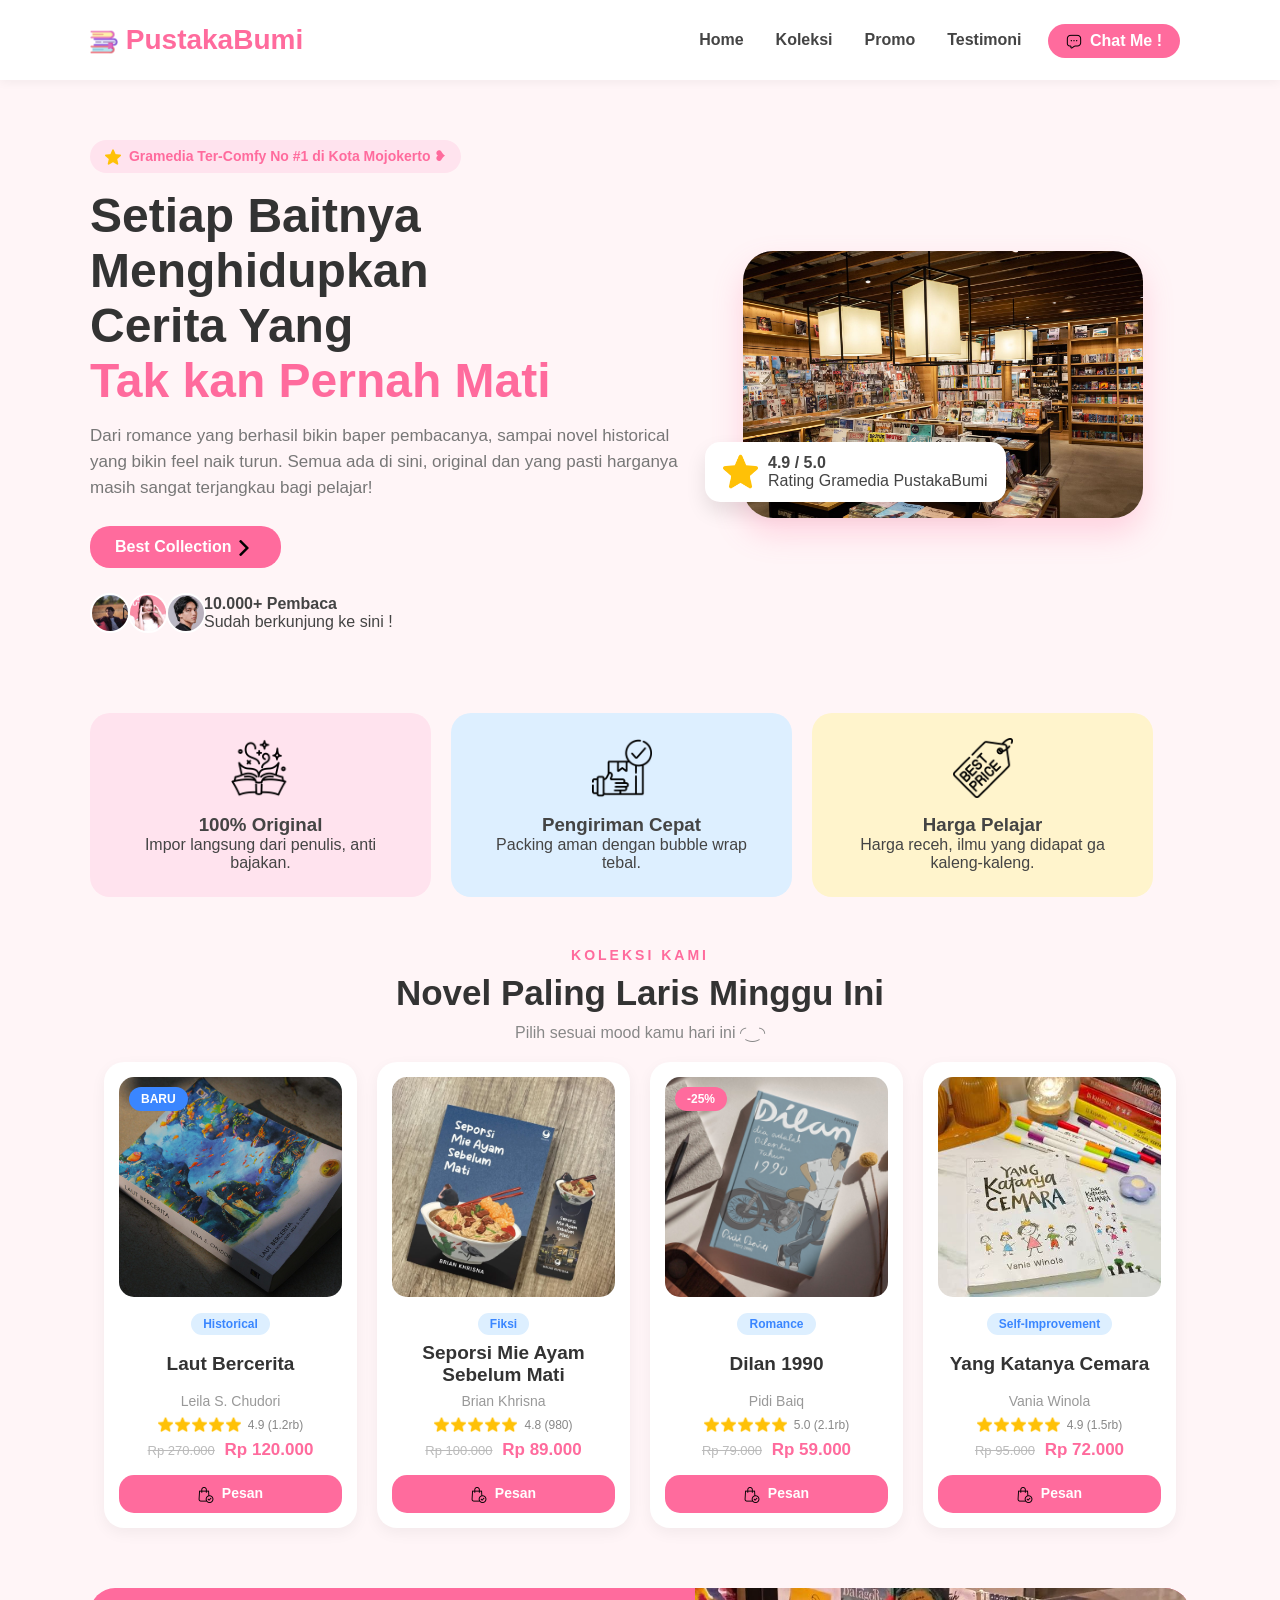
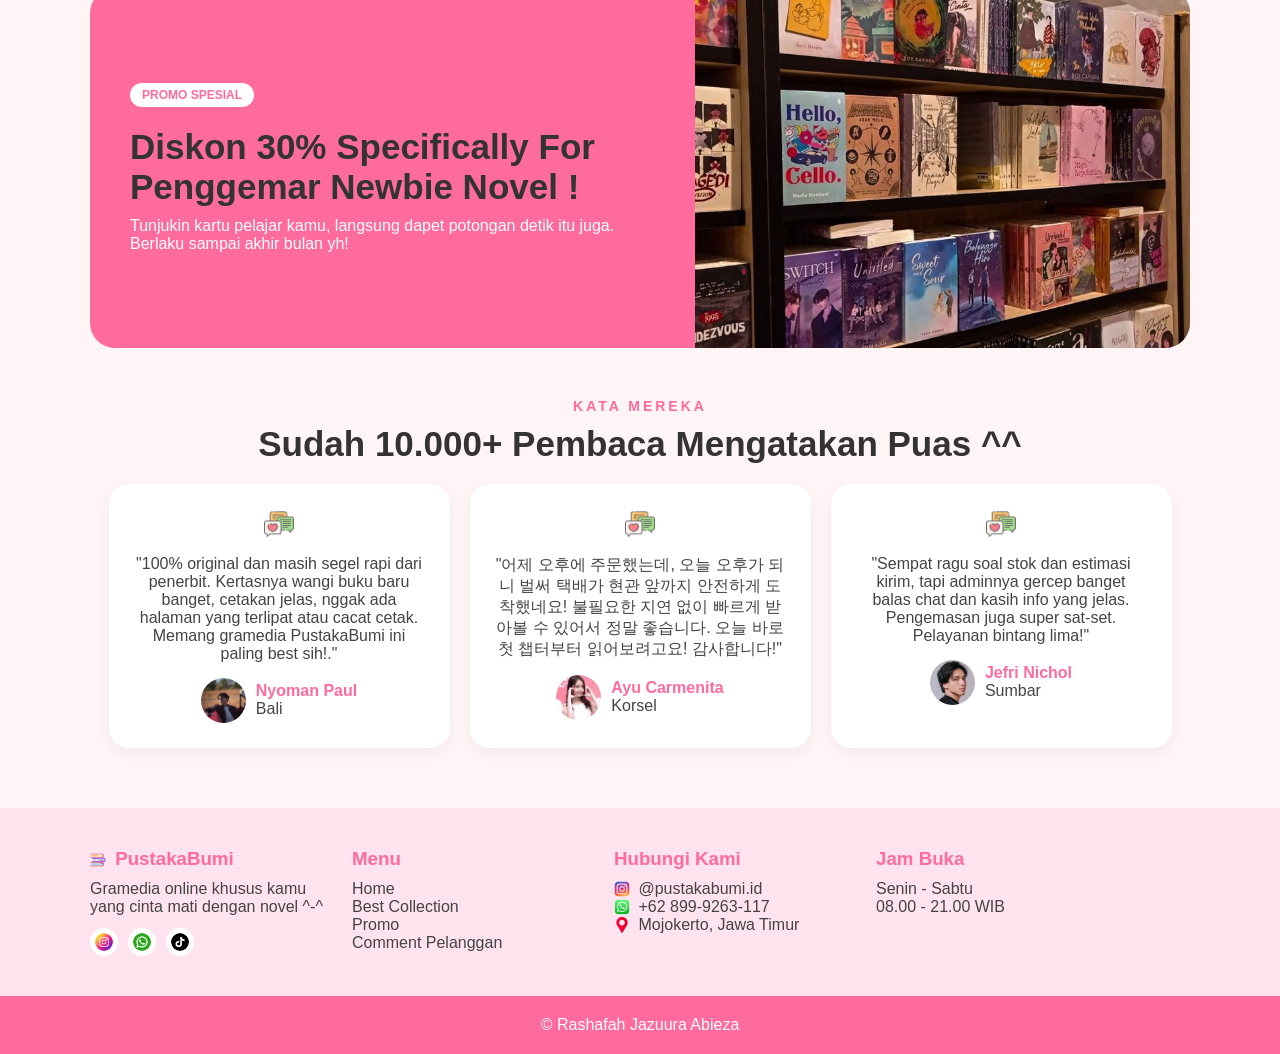
<file: index.html>
<!DOCTYPE html>
<html lang="id">
<head>
    <title>GramediaChap</title>
    <link rel="stylesheet" href="style_gramedia.css">
</head>
<body>
    <nav>
        <div class="wrapper">
            <div class="logo">
                <a href="">
                    <img src="book_icon.png" class="logo-icon"> PustakaBumi
                </a>
            </div>
            <div class="menu">
                <ul>
                    <li><a href="#home">Home</a></li>
                    <li><a href="#koleksi">Koleksi</a></li>
                    <li><a href="#promo">Promo</a></li>
                    <li><a href="#testi">Testimoni</a></li>
                    <li>
                        <a href="https://wa.me/628999263117?text=HeyYauwWw%20MinPus...%20[bagian ini boleh diisi pertanyaan seputar toko atau anonim apapun from pelanggan!]" target="_blank" class="tbl-pink"><img src="icon_chat.png" class="icon-kecil"> Chat Me !</a>
                    </li>
                </ul>
            </div>
        </div>
    </nav>
    <section id="home">
        <div class="kolom-kiri">
            <p class="tag">
                <img src="icon_star.png" class="icon-kecil"> Gramedia Ter-Comfy No #1 di Kota Mojokerto ❥
            </p>
            <h1>Setiap Baitnya Menghidupkan<br>Cerita Yang<br><span>Tak kan Pernah Mati</span></h1>
            <p class="sub">Dari romance yang berhasil bikin baper pembacanya, sampai novel historical yang bikin feel naik turun. Semua ada di sini, original dan yang pasti harganya masih sangat terjangkau bagi pelajar!</p>
            <a href="#koleksi" class="tbl-pink">Best Collection  <img src="icon_panah.png" class="icon-kecil"></a>
            <div class="mini-info">
                <img src="nyoman.jpeg" class="foto-profil-kecil">
                <img src="carmen.jpg" class="foto-profil-kecil">
                <img src="jeje.jpg" class="foto-profil-kecil">
                <p><b>10.000+ Pembaca</b><br>Sudah berkunjung ke sini !</p>
            </div>
        </div>
        <div class="kolom-kanan">
            <img src="gramed.jpg" class="gambar-hero">
            <div class="kartu-melayang">
                <img src="icon_star.png" class="icon-sedang">
                <div><b>4.9 / 5.0</b><br>Rating Gramedia PustakaBumi</div>
            </div>
        </div>
    </section>
    <div class="wrapper">
        <div class="kotak-keunggulan">
            <div class="item-keunggulan pink">
                <img src="book3.png" class="icon-besar">
                <h3>100% Original</h3>
                <p>Impor langsung dari penulis, anti bajakan.</p>
            </div>
            <div class="item-keunggulan biru">
                <img src="delivered_icon.png" class="icon-besar">
                <h3>Pengiriman Cepat</h3>
                <p>Packing aman dengan bubble wrap tebal.</p>
            </div>
            <div class="item-keunggulan kuning">
                <img src="price_icon.png" class="icon-besar">
                <h3>Harga Pelajar</h3>
                <p>Harga receh,  ilmu yang didapat ga kaleng-kaleng.</p>
            </div>
        </div>
    </div>
    <div class="wrapper">
        <div class="tengah" id="koleksi">
            <p class="judul-kecil">KOLEKSI KAMI</p>
            <h2>Novel Paling Laris Minggu Ini</h2>
            <p class="sub-judul">Pilih sesuai mood kamu hari ini ⁠◜⁠‿⁠◝⁠</p>
        </div>
        <div class="buku-list">
            <div class="kartu-buku">
                <img src="lautbercerita.jpg" class="cover-buku">
                <p class="label-baru">BARU</p>
                <p class="kategori">Historical</p>
                <h3>Laut Bercerita</h3>
                <p class="penulis">Leila S. Chudori</p>
                <div class="bintang">
                    <img src="icon_star.png">
                    <img src="icon_star.png">
                    <img src="icon_star.png">
                    <img src="icon_star.png">
                    <img src="icon_star.png">
                    <span>4.9 (1.2rb)</span>
                </div>
                <p class="harga"><span>Rp 270.000</span> Rp 120.000</p>
                <a href="https://wa.me/628999263117?text=Helaeuwr%20MinPus,%20aku%20maw%20pesan%20novel%20Laut%20Bercerita%20nya%20ya!" target="_blank" class="tbl-beli"><img src="buy_icon.png" class="icon-kecil"> Pesan</a>
            </div>
            <div class="kartu-buku">
                <img src="seporsimiayam.jpg" class="cover-buku">
                <p class="kategori">Fiksi</p>
                <h3>Seporsi Mie Ayam Sebelum Mati</h3>
                <p class="penulis">Brian Khrisna</p>
                <div class="bintang">
                    <img src="icon_star.png">
                    <img src="icon_star.png">
                    <img src="icon_star.png">
                    <img src="icon_star.png">
                    <img src="icon_star.png">
                    <span>4.8 (980)</span>
                </div>
                <p class="harga"><span>Rp 100.000</span> Rp 89.000</p>
                <a href="https://wa.me/628999263117?text=Helauwr%20MinPus,%20saya%20mau%20pesan%20novel%20Seporsi%20Mie%20Ayam%20Sebelum%20Mati%20ya!%20putus%20asa%20banget%20emnih%20min%20sama%20kehidufun%20akhri-akhri%20inih%20:(" target="_blank" class="tbl-beli"><img src="buy_icon.png" class="icon-kecil"> Pesan</a>
            </div>
            <div class="kartu-buku">
                <img src="dilan1990.png" class="cover-buku">
                <p class="label-diskon">-25%</p>
                <p class="kategori">Romance</p>
                <h3>Dilan 1990</h3>
                <p class="penulis">Pidi Baiq</p>
                <div class="bintang">
                    <img src="icon_star.png">
                    <img src="icon_star.png">
                    <img src="icon_star.png">
                    <img src="icon_star.png">
                    <img src="icon_star.png">
                    <span>5.0 (2.1rb)</span>
                </div>
                <p class="harga"><span>Rp 79.000</span> Rp 59.000</p>
                <a href="https://wa.me/628999263117?text=Helauwr%20MinPus,%20saya%20mau%20pesan%20novel%20Dilan%201990%20nya%20nyakk!%20request%20free%20someone%20to%20talk%20nya%20juga%20yh%20kaakkk:p" target="_blank" class="tbl-beli"><img src="buy_icon.png" class="icon-kecil"> Pesan</a>
            </div>
            <div class="kartu-buku">
                <img src="ykc.jfif" class="cover-buku">
                <p class="kategori">Self-Improvement</p>
                <h3>Yang Katanya Cemara</h3>
                <p class="penulis">Vania Winola</p>
                <div class="bintang">
                    <img src="icon_star.png">
                    <img src="icon_star.png">
                    <img src="icon_star.png">
                    <img src="icon_star.png">
                    <img src="icon_star.png">
                    <span>4.9 (1.5rb)</span>
                </div>
                <p class="harga"><span>Rp 95.000</span> Rp 72.000</p>
                <a href="https://wa.me/628999263117?text=Helauwr%20MinPus,%20saya%20mau%20pesan%20buku%20Yang%20Katanya%20Selamanya..%20eh,%20woOps%20maksudnya%20Yang%20Katanya%20Cemara:>" target="_blank" class="tbl-beli"><img src="buy_icon.png" class="icon-kecil"> Pesan</a>
            </div>
        </div>
    </div>
    <div class="wrapper">
        <div class="banner" id="promo">
            <div class="banner-teks">
                <p class="label-banner">PROMO SPESIAL</p>
                <h2>Diskon 30% Specifically For Penggemar Newbie Novel !</h2>
                <p>Tunjukin kartu pelajar kamu, langsung dapet potongan detik itu juga. Berlaku sampai akhir bulan yh!</p>
            </div>
            <div class="banner-gambar">
                <img src="bikbukbok.jpg" class="img-banner">
            </div>
        </div>
    </div>
    <div class="wrapper">
        <div class="tengah" id="testi">
            <p class="judul-kecil">KATA MEREKA</p>
            <h2>Sudah 10.000+ Pembaca Mengatakan Puas ^^</h2>
        </div>
        <div class="testi-list">
            <div class="kartu-testi">
                <img src="icon_comment.png" class="icon-quote">
                <p>"100% original dan masih segel rapi dari penerbit. Kertasnya wangi buku baru banget, cetakan jelas, nggak ada halaman yang terlipat atau cacat cetak. Memang gramedia PustakaBumi ini paling best sih!."</p>
                <div class="profil-testi">
                    <img src="nyoman.jpeg">
                    <div><h4>Nyoman Paul</h4><p>Bali</p></div>
                </div>
            </div>
            <div class="kartu-testi">
                <img src="icon_comment.png" class="icon-quote">
                <p>"어제 오후에 주문했는데, 오늘 오후가 되니 벌써 택배가 현관 앞까지 안전하게 도착했네요! 불필요한 지연 없이 빠르게 받아볼 수 있어서 정말 좋습니다. 오늘 바로 첫 챕터부터 읽어보려고요! 감사합니다!"</p>
                <div class="profil-testi">
                    <img src="carmen.jpg">
                    <div><h4>Ayu Carmenita</h4><p>Korsel</p></div>
                </div>
            </div>
            <div class="kartu-testi">
                <img src="icon_comment.png" class="icon-quote">
                <p>"Sempat ragu soal stok dan estimasi kirim, tapi adminnya gercep banget balas chat dan kasih info yang jelas. Pengemasan juga super sat-set. Pelayanan bintang lima!"</p>
                <div class="profil-testi">
                    <img src="jeje.jpg">
                    <div><h4>Jefri Nichol</h4><p>Sumbar</p></div>
                </div>
            </div>
        </div>
    </div>
    <div class="footer">
        <div class="wrapper">
            <div class="footer-list">
                <div class="footer-pink">
                    <h3><img src="book_icon.png" class="icon-kecil"> PustakaBumi</h3>
                    <p>Gramedia online khusus kamu yang cinta mati dengan novel ^-^</p>
                    <div class="sosmed">
                        <img src="icon_IG.png">
                        <img src="icon_WA.png">
                        <img src="tiktok_icon.png">
                    </div>
                </div>
                <div class="footer-pink"><h3>Menu</h3><p>Home<br>Best Collection<br>Promo<br>Comment Pelanggan</p></div>
                <div class="footer-pink">
                    <h3>Hubungi Kami</h3>
                    <p><img src="igege.png" class="icon-kecil"> @pustakabumi.id</p>
                    <p><img src="whats.png" class="icon-kecil"> +62 899-9263-117</p>
                    <p><img src="icloc.png" class="icon-kecil"> Mojokerto, Jawa Timur</p>
                </div>
                <div class="footer-pink"><h3>Jam Buka</h3><p>Senin - Sabtu<br>08.00 - 21.00 WIB</p></div>
            </div>
        </div>
    </div>
    <div id="copyright">&copy; Rashafah Jazuura Abieza </div>
</body>
</html>
</file>
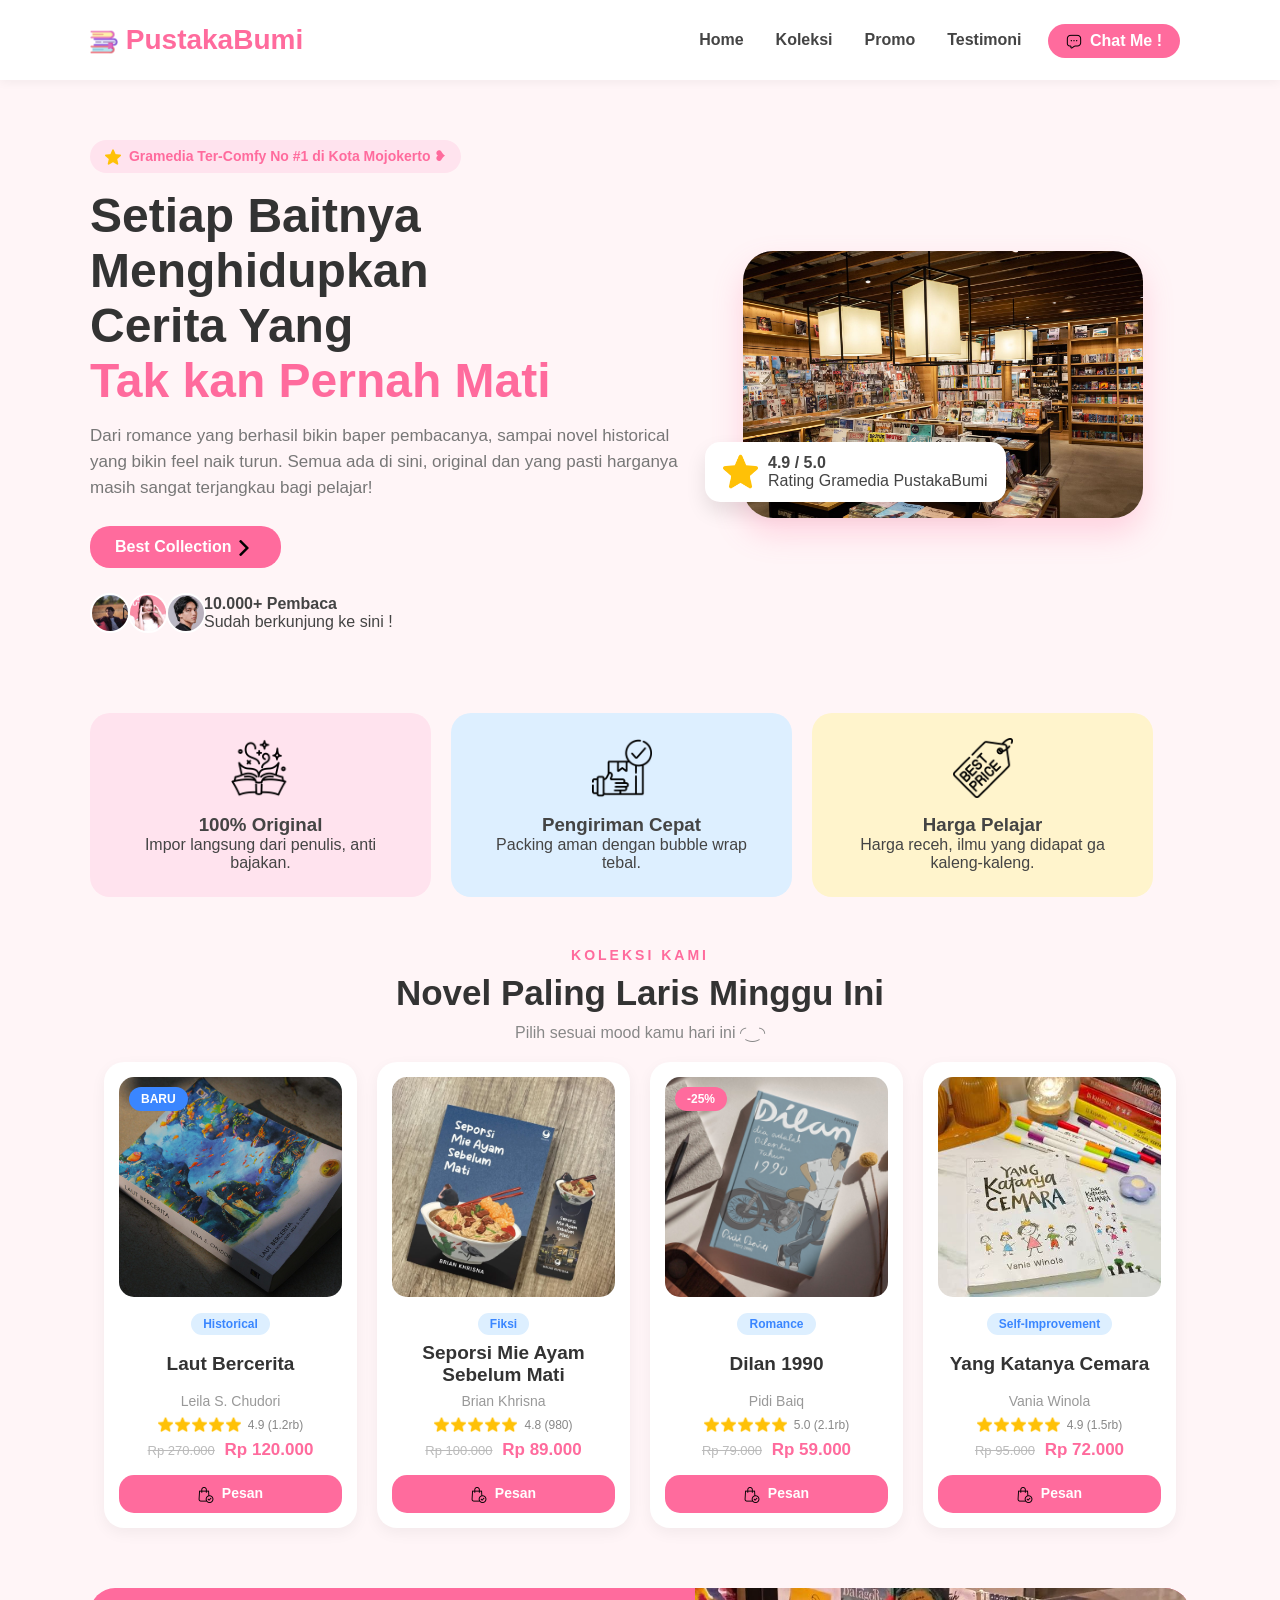
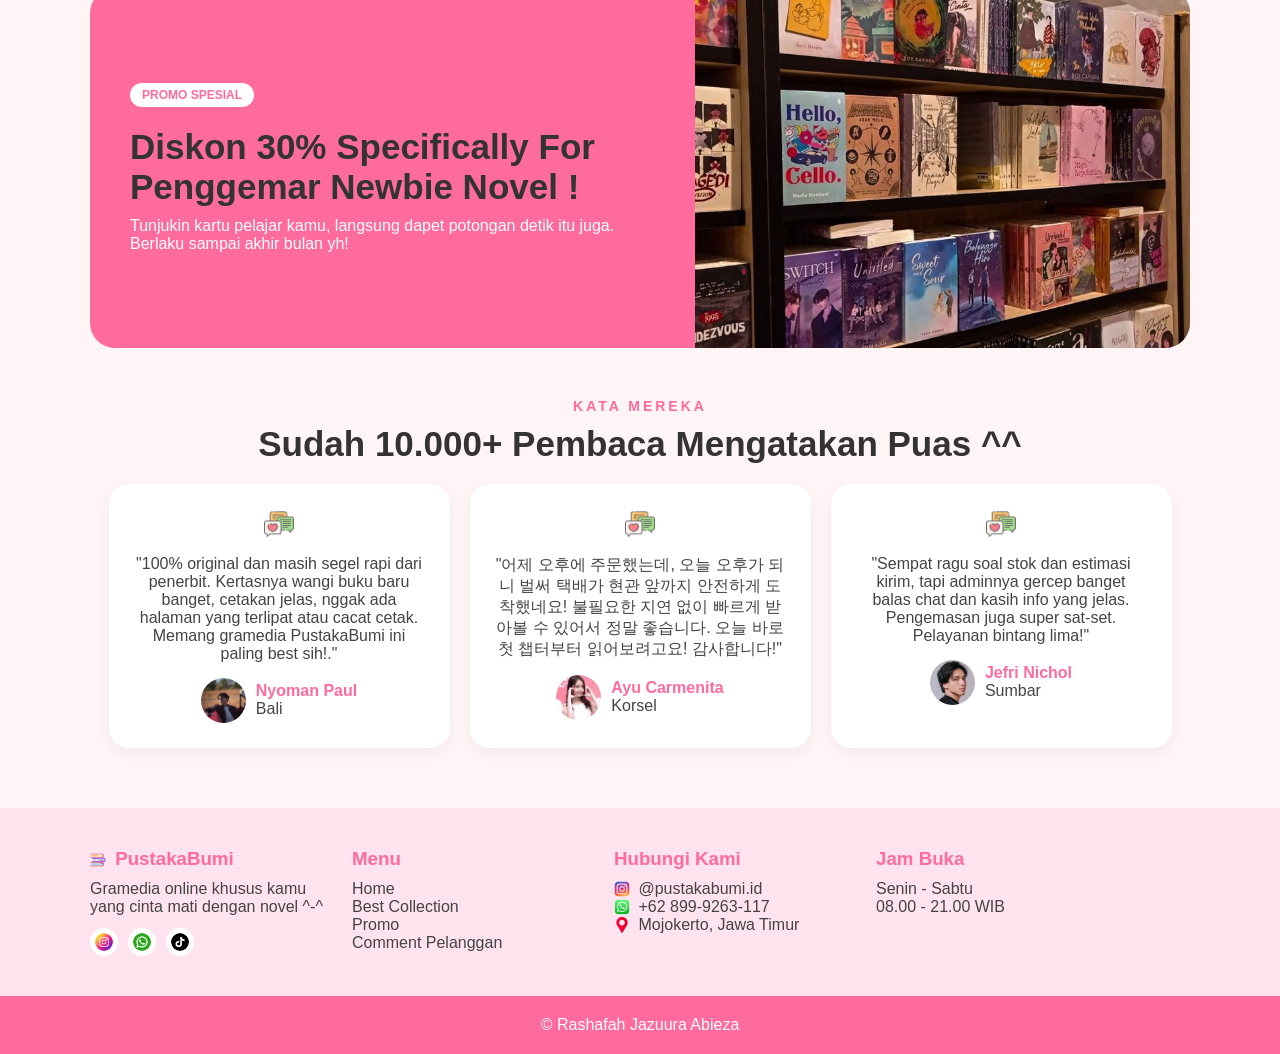
<file: gramedmini.html>
<!DOCTYPE html>
<html lang="id">
<head>
    <title>GramediaChap</title>
    <link rel="stylesheet" href="style_gramedia.css">
</head>
<body>
    <nav>
        <div class="wrapper">
            <div class="logo">
                <a href="">
                    <img src="book_icon.png" class="logo-icon"> PustakaBumi
                </a>
            </div>
            <div class="menu">
                <ul>
                    <li><a href="#home">Home</a></li>
                    <li><a href="#koleksi">Koleksi</a></li>
                    <li><a href="#promo">Promo</a></li>
                    <li><a href="#testi">Testimoni</a></li>
                    <li>
                        <a href="https://wa.me/628999263117?text=HeyYauwWw%20MinPus...%20[bagian ini boleh diisi pertanyaan seputar toko atau anonim apapun from pelanggan!]" target="_blank" class="tbl-pink"><img src="icon_chat.png" class="icon-kecil"> Chat Me !</a>
                    </li>
                </ul>
            </div>
        </div>
    </nav>
    <section id="home">
        <div class="kolom-kiri">
            <p class="tag">
                <img src="icon_star.png" class="icon-kecil"> Gramedia Ter-Comfy No #1 di Kota Mojokerto ❥
            </p>
            <h1>Setiap Baitnya Menghidupkan<br>Cerita Yang<br><span>Tak kan Pernah Mati</span></h1>
            <p class="sub">Dari romance yang berhasil bikin baper pembacanya, sampai novel historical yang bikin feel naik turun. Semua ada di sini, original dan yang pasti harganya masih sangat terjangkau bagi pelajar!</p>
            <a href="#koleksi" class="tbl-pink">Best Collection  <img src="icon_panah.png" class="icon-kecil"></a>
            <div class="mini-info">
                <img src="nyoman.jpeg" class="foto-profil-kecil">
                <img src="carmen.jpg" class="foto-profil-kecil">
                <img src="jeje.jpg" class="foto-profil-kecil">
                <p><b>10.000+ Pembaca</b><br>Sudah berkunjung ke sini !</p>
            </div>
        </div>
        <div class="kolom-kanan">
            <img src="gramed.jpg" class="gambar-hero">
            <div class="kartu-melayang">
                <img src="icon_star.png" class="icon-sedang">
                <div><b>4.9 / 5.0</b><br>Rating Gramedia PustakaBumi</div>
            </div>
        </div>
    </section>
    <div class="wrapper">
        <div class="kotak-keunggulan">
            <div class="item-keunggulan pink">
                <img src="book3.png" class="icon-besar">
                <h3>100% Original</h3>
                <p>Impor langsung dari penulis, anti bajakan.</p>
            </div>
            <div class="item-keunggulan biru">
                <img src="delivered_icon.png" class="icon-besar">
                <h3>Pengiriman Cepat</h3>
                <p>Packing aman dengan bubble wrap tebal.</p>
            </div>
            <div class="item-keunggulan kuning">
                <img src="price_icon.png" class="icon-besar">
                <h3>Harga Pelajar</h3>
                <p>Harga receh,  ilmu yang didapat ga kaleng-kaleng.</p>
            </div>
        </div>
    </div>
    <div class="wrapper">
        <div class="tengah" id="koleksi">
            <p class="judul-kecil">KOLEKSI KAMI</p>
            <h2>Novel Paling Laris Minggu Ini</h2>
            <p class="sub-judul">Pilih sesuai mood kamu hari ini ⁠◜⁠‿⁠◝⁠</p>
        </div>
        <div class="buku-list">
            <div class="kartu-buku">
                <img src="lautbercerita.jpg" class="cover-buku">
                <p class="label-baru">BARU</p>
                <p class="kategori">Historical</p>
                <h3>Laut Bercerita</h3>
                <p class="penulis">Leila S. Chudori</p>
                <div class="bintang">
                    <img src="icon_star.png">
                    <img src="icon_star.png">
                    <img src="icon_star.png">
                    <img src="icon_star.png">
                    <img src="icon_star.png">
                    <span>4.9 (1.2rb)</span>
                </div>
                <p class="harga"><span>Rp 270.000</span> Rp 120.000</p>
                <a href="https://wa.me/628999263117?text=Helaeuwr%20MinPus,%20aku%20maw%20pesan%20novel%20Laut%20Bercerita%20nya%20ya!" target="_blank" class="tbl-beli"><img src="buy_icon.png" class="icon-kecil"> Pesan</a>
            </div>
            <div class="kartu-buku">
                <img src="seporsimiayam.jpg" class="cover-buku">
                <p class="kategori">Fiksi</p>
                <h3>Seporsi Mie Ayam Sebelum Mati</h3>
                <p class="penulis">Brian Khrisna</p>
                <div class="bintang">
                    <img src="icon_star.png">
                    <img src="icon_star.png">
                    <img src="icon_star.png">
                    <img src="icon_star.png">
                    <img src="icon_star.png">
                    <span>4.8 (980)</span>
                </div>
                <p class="harga"><span>Rp 100.000</span> Rp 89.000</p>
                <a href="https://wa.me/628999263117?text=Helauwr%20MinPus,%20saya%20mau%20pesan%20novel%20Seporsi%20Mie%20Ayam%20Sebelum%20Mati%20ya!%20putus%20asa%20banget%20emnih%20min%20sama%20kehidufun%20akhri-akhri%20inih%20:(" target="_blank" class="tbl-beli"><img src="buy_icon.png" class="icon-kecil"> Pesan</a>
            </div>
            <div class="kartu-buku">
                <img src="dilan1990.png" class="cover-buku">
                <p class="label-diskon">-25%</p>
                <p class="kategori">Romance</p>
                <h3>Dilan 1990</h3>
                <p class="penulis">Pidi Baiq</p>
                <div class="bintang">
                    <img src="icon_star.png">
                    <img src="icon_star.png">
                    <img src="icon_star.png">
                    <img src="icon_star.png">
                    <img src="icon_star.png">
                    <span>5.0 (2.1rb)</span>
                </div>
                <p class="harga"><span>Rp 79.000</span> Rp 59.000</p>
                <a href="https://wa.me/628999263117?text=Helauwr%20MinPus,%20saya%20mau%20pesan%20novel%20Dilan%201990%20nya%20nyakk!%20request%20free%20someone%20to%20talk%20nya%20juga%20yh%20kaakkk:p" target="_blank" class="tbl-beli"><img src="buy_icon.png" class="icon-kecil"> Pesan</a>
            </div>
            <div class="kartu-buku">
                <img src="ykc.jfif" class="cover-buku">
                <p class="kategori">Self-Improvement</p>
                <h3>Yang Katanya Cemara</h3>
                <p class="penulis">Vania Winola</p>
                <div class="bintang">
                    <img src="icon_star.png">
                    <img src="icon_star.png">
                    <img src="icon_star.png">
                    <img src="icon_star.png">
                    <img src="icon_star.png">
                    <span>4.9 (1.5rb)</span>
                </div>
                <p class="harga"><span>Rp 95.000</span> Rp 72.000</p>
                <a href="https://wa.me/628999263117?text=Helauwr%20MinPus,%20saya%20mau%20pesan%20buku%20Yang%20Katanya%20Selamanya..%20eh,%20woOps%20maksudnya%20Yang%20Katanya%20Cemara:>" target="_blank" class="tbl-beli"><img src="buy_icon.png" class="icon-kecil"> Pesan</a>
            </div>
        </div>
    </div>
    <div class="wrapper">
        <div class="banner" id="promo">
            <div class="banner-teks">
                <p class="label-banner">PROMO SPESIAL</p>
                <h2>Diskon 30% Specifically For Penggemar Newbie Novel !</h2>
                <p>Tunjukin kartu pelajar kamu, langsung dapet potongan detik itu juga. Berlaku sampai akhir bulan yh!</p>
            </div>
            <div class="banner-gambar">
                <img src="bikbukbok.jpg" class="img-banner">
            </div>
        </div>
    </div>
    <div class="wrapper">
        <div class="tengah" id="testi">
            <p class="judul-kecil">KATA MEREKA</p>
            <h2>Sudah 10.000+ Pembaca Mengatakan Puas ^^</h2>
        </div>
        <div class="testi-list">
            <div class="kartu-testi">
                <img src="icon_comment.png" class="icon-quote">
                <p>"100% original dan masih segel rapi dari penerbit. Kertasnya wangi buku baru banget, cetakan jelas, nggak ada halaman yang terlipat atau cacat cetak. Memang gramedia PustakaBumi ini paling best sih!."</p>
                <div class="profil-testi">
                    <img src="nyoman.jpeg">
                    <div><h4>Nyoman Paul</h4><p>Bali</p></div>
                </div>
            </div>
            <div class="kartu-testi">
                <img src="icon_comment.png" class="icon-quote">
                <p>"어제 오후에 주문했는데, 오늘 오후가 되니 벌써 택배가 현관 앞까지 안전하게 도착했네요! 불필요한 지연 없이 빠르게 받아볼 수 있어서 정말 좋습니다. 오늘 바로 첫 챕터부터 읽어보려고요! 감사합니다!"</p>
                <div class="profil-testi">
                    <img src="carmen.jpg">
                    <div><h4>Ayu Carmenita</h4><p>Korsel</p></div>
                </div>
            </div>
            <div class="kartu-testi">
                <img src="icon_comment.png" class="icon-quote">
                <p>"Sempat ragu soal stok dan estimasi kirim, tapi adminnya gercep banget balas chat dan kasih info yang jelas. Pengemasan juga super sat-set. Pelayanan bintang lima!"</p>
                <div class="profil-testi">
                    <img src="jeje.jpg">
                    <div><h4>Jefri Nichol</h4><p>Sumbar</p></div>
                </div>
            </div>
        </div>
    </div>
    <div class="footer">
        <div class="wrapper">
            <div class="footer-list">
                <div class="footer-pink">
                    <h3><img src="book_icon.png" class="icon-kecil"> PustakaBumi</h3>
                    <p>Gramedia online khusus kamu yang cinta mati dengan novel ^-^</p>
                    <div class="sosmed">
                        <img src="icon_IG.png">
                        <img src="icon_WA.png">
                        <img src="tiktok_icon.png">
                    </div>
                </div>
                <div class="footer-pink"><h3>Menu</h3><p>Home<br>Best Collection<br>Promo<br>Comment Pelanggan</p></div>
                <div class="footer-pink">
                    <h3>Hubungi Kami</h3>
                    <p><img src="igege.png" class="icon-kecil"> @pustakabumi.id</p>
                    <p><img src="whats.png" class="icon-kecil"> +62 899-9263-117</p>
                    <p><img src="icloc.png" class="icon-kecil"> Mojokerto, Jawa Timur</p>
                </div>
                <div class="footer-pink"><h3>Jam Buka</h3><p>Senin - Sabtu<br>08.00 - 21.00 WIB</p></div>
            </div>
        </div>
    </div>
    <div id="copyright">&copy; Rashafah Jazuura Abieza </div>
</body>
</html>
</file>
<file: style_gramedia.css>
/* ================================================================= */
/* Penjelasan style css website Gramedia PustakaBumi ~ Created by : */
/* Rashafah Jazuura Abieza */
/* X - RPL 1 */
/* No Absen 30 */
/* ================================================================= */

/* Bagian untuk mengatur semua elemen di website */
/* Agar tampilannya mulai dari nol dan tidak mengikuti pengaturan bawaan browser */
* {
    text-decoration: none; /* Menghilangkan garis bawah pada semua link */
    margin: 0px; /* Menghilangkan jarak luar bawaan browser */
    padding: 0px; /* Menghilangkan jarak dalam bawaan browser */
    box-sizing: border-box; /* Membuat padding dan border tidak menambah lebar elemen */
}

/* Bagian ini untuk mengatur halaman HTML secara keseluruhan */
html {
    scroll-behavior: smooth; /* Membuat perpindahan saat klik menu menjadi halus, tidak langsung loncat */
    scroll-padding-top: 110px; /* Memberi jarak atas 110px agar judul tidak tertutup navbar saat di-scroll */
}

/* Bagian ini untuk mengatur tampilan dasar seluruh isi website */
body {
    margin: 0px; /* Menghilangkan jarak luar pada halaman */
    padding: 0px; /* Menghilangkan jarak dalam pada halaman */
    font-family: 'Segoe UI', Arial, sans-serif; /* Menentukan jenis huruf yang dipakai di website */
    background-color: #FFF5F7; /* Menentukan warna latar website, yaitu pink muda */
    color: #444444; /* Menentukan warna utama untuk teks, yaitu abu-abu tua */
}

/* Bagian ini untuk pembungkus konten utama */
/* Fungsinya agar konten tidak terlalu lebar dan tetap berada di tengah */
.wrapper {
    width: 1100px; /* Menentukan lebar maksimal konten */
    max-width: 90%; /* Membuat lebar konten menjadi 90% layar saat dibuka di HP */
    margin: auto; /* Membuat posisi konten berada di tengah halaman */
    position: relative; /* Menjadikan pembungkus ini sebagai acuan untuk elemen yang posisinya absolute */
}

/* Bagian ini untuk navbar atau menu bagian atas */
nav {
    width: 100%; /* Membuat lebar navbar selebar layar */
    margin: auto; /* Membuat posisi navbar berada di tengah */
    display: flex; /* Membuat logo dan menu sejajar ke samping */
    line-height: 80px; /* Menentukan tinggi navbar */
    position: sticky; /* Membuat navbar tetap menempel di atas saat halaman di-scroll */
    top: 0px; /* Menentukan posisi menempelnya navbar, yaitu di paling atas */
    background-color: #FFFFFF; /* Menentukan warna latar navbar, yaitu putih */
    z-index: 1; /* Membuat navbar berada di lapisan paling depan agar tidak tertutup gambar */
    box-shadow: 0px 2px 10px rgba(0,0,0,0.05); /* Menambahkan bayangan tipis di bawah navbar */
}

/* Bagian ini untuk tulisan logo PustakaBumi */
.logo a {
    font-size: 28px; /* Menentukan ukuran huruf pada logo */
    font-weight: 800; /* Menentukan ketebalan huruf pada logo, 800 berarti sangat tebal */
    color: #FF6B9D; /* Menentukan warna logo, yaitu pink */
    float: left; /* Membuat logo berada di sebelah kiri */
}

/* Bagian ini untuk icon buku di samping logo */
.logo-icon {
    width: 28px; /* Menentukan lebar icon */
    height: 28px; /* Menentukan tinggi icon */
    vertical-align: middle; /* Membuat icon sejajar di tengah dengan tulisan logo */
}

/* Bagian ini untuk wadah menu di bagian kanan navbar */
.menu {
    float: right; /* Membuat menu berada di sebelah kanan */
}

/* Bagian ini untuk daftar menu di dalam navbar */
nav ul {
    list-style-type: none; /* Menghilangkan titik atau bullet pada daftar menu */
    margin: 0; /* Menghilangkan jarak luar pada daftar menu */
    padding: 0; /* Menghilangkan jarak dalam pada daftar menu */
    overflow: hidden; /* Mencegah isi menu keluar dari wadahnya */
}

/* Bagian ini untuk setiap item menu */
nav ul li {
    float: left; /* Membuat setiap menu berjejer ke samping */
}

/* Bagian ini untuk link pada setiap menu di navbar */
nav ul li a {
    color: #444444; /* Menentukan warna teks menu, yaitu abu-abu */
    font-weight: bold; /* Membuat huruf menu menjadi tebal */
    text-align: center; /* Membuat teks menu berada di tengah */
    padding: 0px 16px 0px 16px; /* Memberi jarak kiri dan kanan pada setiap menu sebesar 16px */
    text-decoration: none; /* Menghilangkan garis bawah pada link menu */
}

/* Bagian ini untuk tampilan menu saat kursor diarahkan ke menu */
nav ul li a:hover {
    color: #FF6B9D; /* Mengubah warna menu menjadi pink saat diarahkan kursor */
    text-decoration: underline; /* Menampilkan garis bawah saat diarahkan kursor */
}

/* Bagian ini untuk tombol pink yang ada di dalam navbar, yaitu tombol Chat Me! */
nav ul li a.tbl-pink {
    padding: 8px 18px; /* Menentukan jarak dalam tombol, atas bawah 8px dan kiri kanan 18px */
    line-height: normal; /* Mengembalikan tinggi baris menjadi normal agar tidak mengikuti navbar */
    display: inline-block; /* Membuat tombol bisa diatur lebar dan tingginya */
    vertical-align: middle; /* Membuat tombol sejajar di tengah dengan menu lain */
    margin-left: 10px; /* Memberi jarak kiri sebesar 10px dari menu sebelumnya */
}

/* Bagian ini untuk section hero atau bagian pembuka di halaman utama */
section {
    margin: auto; /* Membuat posisi section berada di tengah */
    display: flex; /* Membuat kolom kiri dan kolom kanan sejajar ke samping */
    width: 1100px; /* Menentukan lebar section */
    max-width: 90%; /* Membuat lebar section menjadi 90% layar saat dibuka di HP */
    padding: 60px 0px; /* Memberi jarak atas dan bawah section sebesar 60px */
    align-items: center; /* Membuat isi kolom kiri dan kanan sejajar di tengah secara vertikal */
}

/* Bagian ini untuk kolom kiri pada hero, berisi teks pembuka */
.kolom-kiri {
    width: 55%; /* Menentukan lebar kolom kiri sebesar 55% dari section */
}

/* Bagian ini untuk kolom kanan pada hero, berisi gambar */
.kolom-kanan {
    width: 45%; /* Menentukan lebar kolom kanan sebesar 45% dari section */
    text-align: center; /* Membuat gambar berada di tengah kolom */
    position: relative; /* Menjadikan kolom ini sebagai acuan untuk kartu yang melayang */
}

/* Bagian ini untuk label kecil di atas judul, contohnya Gramedia Ter-Comfy */
.tag {
    background: #FFE3EE; /* Menentukan warna latar label, yaitu pink muda */
    color: #FF6B9D; /* Menentukan warna tulisan label, yaitu pink */
    display: inline-block; /* Membuat latar hanya selebar teks, tidak full */
    padding: 8px 15px; /* Memberi jarak dalam label */
    border-radius: 20px; /* Membuat ujung label menjadi melengkung */
    font-weight: bold; /* Membuat huruf label menjadi tebal */
    font-size: 14px; /* Menentukan ukuran huruf label */
    margin-bottom: 15px; /* Memberi jarak bawah label ke judul sebesar 15px */
}

/* Bagian ini untuk judul utama di halaman pembuka */
h1 {
    font-size: 48px; /* Menentukan ukuran huruf judul */
    line-height: 55px; /* Menentukan jarak antar baris pada judul */
    color: #333333; /* Menentukan warna judul, yaitu abu-abu gelap */
    margin-bottom: 15px; /* Memberi jarak bawah judul ke paragraf sebesar 15px */
}

/* Bagian ini untuk kata di dalam judul yang dibuat berwarna pink */
h1 span {
    color: #FF6B9D; /* Menentukan warna kata tersebut menjadi pink */
}

/* Bagian ini untuk paragraf penjelasan di bawah judul */
.sub {
    font-size: 17px; /* Menentukan ukuran huruf paragraf */
    line-height: 26px; /* Menentukan jarak antar baris paragraf agar mudah dibaca */
    color: #777777; /* Menentukan warna paragraf, yaitu abu-abu */
    margin-bottom: 25px; /* Memberi jarak bawah paragraf ke tombol sebesar 25px */
}

/* Bagian ini untuk gambar utama di sebelah kanan hero */
.gambar-hero {
    width: 90%; /* Menentukan lebar gambar sebesar 90% dari kolom kanan */
    max-width: 400px; /* Membatasi lebar maksimal gambar agar tidak terlalu besar */
    border-radius: 30px; /* Membuat ujung gambar menjadi melengkung */
    box-shadow: 0px 15px 30px rgba(255,107,157,0.25); /* Menambahkan bayangan pink di bawah gambar */
}

/* Bagian ini untuk tombol berwarna pink, digunakan pada Chat Me! dan Best Collection */
a.tbl-pink {
    background: #FF6B9D; /* Menentukan warna latar tombol, yaitu pink */
    border-radius: 20px; /* Membuat ujung tombol menjadi melengkung */
    padding: 12px 25px; /* Memberi jarak dalam tombol */
    color: white; /* Menentukan warna tulisan tombol, yaitu putih */
    cursor: pointer; /* Mengubah bentuk kursor menjadi tangan saat diarahkan ke tombol */
    font-weight: bold; /* Membuat huruf tombol menjadi tebal */
    display: inline-block; /* Membuat tombol bisa diatur lebar dan tingginya */
    margin-right: 10px; /* Memberi jarak kanan tombol sebesar 10px */
}

/* Bagian ini untuk tampilan tombol pink saat kursor diarahkan */
a.tbl-pink:hover {
    background: #FF8FAB; /* Mengubah warna tombol menjadi pink yang lebih muda */
}

/* Bagian ini untuk semua icon yang ukurannya kecil, seperti icon chat dan bintang */
.icon-kecil {
    width: 16px; /* Menentukan lebar icon */
    height: 16px; /* Menentukan tinggi icon */
    vertical-align: middle; /* Membuat icon sejajar di tengah dengan teks */
    margin-right: 4px; /* Memberi jarak kanan icon ke teks sebesar 4px */
}

/* Bagian ini untuk icon sedang, digunakan pada kartu rating */
.icon-sedang {
    width: 35px; /* Menentukan lebar icon */
    height: 35px; /* Menentukan tinggi icon */
}

/* Bagian ini untuk icon besar, digunakan pada kotak keunggulan */
.icon-besar {
    width: 60px; /* Menentukan lebar icon */
    height: 60px; /* Menentukan tinggi icon */
    margin-bottom: 12px; /* Memberi jarak bawah icon ke judul sebesar 12px */
}

/* Bagian ini untuk barisan foto profil dan tulisan 10.000+ Pembaca */
.mini-info {
    display: flex; /* Membuat foto dan teks sejajar ke samping */
    align-items: center; /* Membuat foto dan teks sejajar di tengah secara vertikal */
    gap: 8px; /* Memberi jarak antar foto sebesar 8px */
    margin-top: 25px; /* Memberi jarak atas sebesar 25px dari tombol */
}

/* Bagian ini untuk foto profil kecil yang berbentuk bulat */
.foto-profil-kecil {
    width: 40px; /* Menentukan lebar foto */
    height: 40px; /* Menentukan tinggi foto */
    border-radius: 50%; /* Membuat foto menjadi bulat */
    object-fit: cover; /* Membuat foto tetap proporsional dan tidak gepeng */
    border: 2px solid white; /* Menambahkan garis putih di pinggir foto */
    margin-right: -10px; /* Membuat foto sedikit menumpuk satu sama lain */
}

/* Bagian ini untuk kartu rating yang melayang di atas gambar hero */
.kartu-melayang {
    background: white; /* Menentukan warna latar kartu, yaitu putih */
    padding: 12px 18px; /* Memberi jarak dalam kartu */
    border-radius: 15px; /* Membuat ujung kartu menjadi melengkung */
    display: flex; /* Membuat icon dan teks sejajar ke samping */
    align-items: center; /* Membuat icon dan teks sejajar di tengah */
    gap: 10px; /* Memberi jarak antara icon dan teks sebesar 10px */
    position: absolute; /* Membuat kartu bisa diletakkan melayang di atas gambar */
    bottom: 20px; /* Menentukan jarak kartu dari bawah gambar sebesar 20px */
    left: 10px; /* Menentukan jarak kartu dari kiri gambar sebesar 10px */
    box-shadow: 0px 10px 20px rgba(0,0,0,0.10); /* Menambahkan bayangan di bawah kartu */
    text-align: left; /* Membuat teks di dalam kartu rata kiri */
}

/* Bagian ini untuk wadah 3 kotak keunggulan */
.kotak-keunggulan {
    width: 100%; /* Menentukan lebar wadah sebesar 100% */
    display: flex; /* Membuat 3 kotak sejajar ke samping */
    flex-wrap: wrap; /* Membuat kotak turun ke bawah jika tidak muat dalam satu baris */
    gap: 20px; /* Memberi jarak antar kotak sebesar 20px */
    margin: 20px 0px 50px 0px; /* Memberi jarak atas 20px dan jarak bawah 50px */
}

/* Bagian ini untuk satu kotak keunggulan */
.item-keunggulan {
    width: 31%; /* Menentukan lebar kotak sebesar 31% agar muat 3 kotak dalam satu baris */
    padding: 25px; /* Memberi jarak dalam kotak */
    border-radius: 20px; /* Membuat ujung kotak menjadi melengkung */
    text-align: center; /* Membuat isi kotak berada di tengah */
    transition: all 0.3s ease; /* Membuat animasi saat diarahkan kursor menjadi halus selama 0,3 detik */
    cursor: pointer; /* Mengubah bentuk kursor menjadi tangan saat diarahkan ke kotak */
}

/* Bagian ini untuk tampilan kotak keunggulan saat kursor diarahkan */
.item-keunggulan:hover {
    transform: translateY(-8px); /* Membuat kotak naik 8px ke atas */
    box-shadow: 0px 15px 30px rgba(255,107,157,0.25); /* Menambahkan bayangan pink di bawah kotak */
}

/* Bagian ini untuk kotak keunggulan yang latarnya pink */
.item-keunggulan.pink {
    background: #FFE3EE; /* Menentukan warna latar kotak, yaitu pink muda */
}

/* Bagian ini untuk kotak keunggulan yang latarnya biru */
.item-keunggulan.biru {
    background: #DDEFFF; /* Menentukan warna latar kotak, yaitu biru muda */
}

/* Bagian ini untuk kotak keunggulan yang latarnya kuning */
.item-keunggulan.kuning {
    background: #FFF4CC; /* Menentukan warna latar kotak, yaitu kuning muda */
}

/* Bagian ini untuk bayangan kotak pink saat kursor diarahkan */
.item-keunggulan.pink:hover {
    box-shadow: 0px 15px 30px rgba(255,107,157,0.35); /* Menentukan warna bayangan menjadi pink */
}

/* Bagian ini untuk bayangan kotak biru saat kursor diarahkan */
.item-keunggulan.biru:hover {
    box-shadow: 0px 15px 30px rgba(58,134,255,0.30); /* Menentukan warna bayangan menjadi biru */
}

/* Bagian ini untuk bayangan kotak kuning saat kursor diarahkan */
.item-keunggulan.kuning:hover {
    box-shadow: 0px 15px 30px rgba(255,200,0,0.30); /* Menentukan warna bayangan menjadi kuning */
}

/* Bagian ini untuk judul bagian yang posisinya di tengah, seperti Koleksi Kami */
.tengah {
    text-align: center; /* Membuat semua teks berada di tengah */
    width: 100%; /* Menentukan lebar bagian sebesar 100% */
    margin: 50px 0px 20px 0px; /* Memberi jarak atas 50px dan jarak bawah 20px */
    scroll-margin-top: 4px; /* Memberi jarak atas saat di-scroll agar tidak tertutup navbar */
}

/* Bagian ini untuk tulisan kecil di atas judul bagian, contohnya KOLEKSI KAMI */
.judul-kecil {
    color: #FF6B9D; /* Menentukan warna tulisan, yaitu pink */
    font-weight: bold; /* Membuat huruf menjadi tebal */
    letter-spacing: 3px; /* Memberi jarak antar huruf sebesar 3px */
    font-size: 14px; /* Menentukan ukuran huruf */
}

/* Bagian ini untuk judul besar pada setiap bagian */
h2 {
    font-size: 35px; /* Menentukan ukuran huruf judul */
    color: #333333; /* Menentukan warna judul, yaitu abu-abu gelap */
    margin: 10px 0px; /* Memberi jarak atas dan bawah judul sebesar 10px */
}

/* Bagian ini untuk kalimat kecil di bawah judul bagian */
.sub-judul {
    color: #888888; /* Menentukan warna kalimat, yaitu abu-abu */
}

/* Bagian ini untuk wadah semua kartu buku */
.buku-list {
    width: 100%; /* Menentukan lebar wadah sebesar 100% */
    display: flex; /* Membuat kartu buku sejajar ke samping */
    flex-wrap: wrap; /* Membuat kartu turun ke bawah jika tidak muat dalam satu baris */
    gap: 20px; /* Memberi jarak antar kartu sebesar 20px */
    justify-content: center; /* Membuat kartu-kartu berada di tengah */
}

/* Bagian ini untuk satu kartu buku */
.kartu-buku {
    width: 23%; /* Menentukan lebar kartu sebesar 23% agar muat 4 buku dalam satu baris */
    background: white; /* Menentukan warna latar kartu, yaitu putih */
    padding: 15px; /* Memberi jarak dalam kartu */
    border-radius: 20px; /* Membuat ujung kartu menjadi melengkung */
    text-align: center; /* Membuat isi kartu berada di tengah */
    box-shadow: 0px 5px 15px rgba(0,0,0,0.05); /* Menambahkan bayangan tipis di bawah kartu */
    position: relative; /* Menjadikan kartu ini sebagai acuan untuk label yang posisinya absolute */
}

/* Bagian ini untuk gambar cover buku */
.cover-buku {
    width: 100%; /* Menentukan lebar gambar sebesar 100% dari kartu */
    height: 220px; /* Menentukan tinggi gambar agar semua cover sama tinggi */
    object-fit: cover; /* Membuat gambar tetap proporsional dan tidak gepeng */
    border-radius: 15px; /* Membuat ujung gambar menjadi melengkung */
}

/* Bagian ini untuk label BARU dan label diskon yang ada di pojok cover */
.label-baru, .label-diskon {
    position: absolute; /* Membuat label bisa diletakkan melayang di atas cover */
    top: 25px; /* Menentukan jarak label dari atas kartu sebesar 25px */
    left: 25px; /* Menentukan jarak label dari kiri kartu sebesar 25px */
    padding: 5px 12px; /* Memberi jarak dalam label */
    border-radius: 20px; /* Membuat ujung label menjadi melengkung */
    font-size: 12px; /* Menentukan ukuran huruf label */
    font-weight: bold; /* Membuat huruf label menjadi tebal */
    color: white; /* Menentukan warna tulisan label, yaitu putih */
}

/* Bagian ini untuk label BARU */
.label-baru {
    background: #3A86FF; /* Menentukan warna latar label, yaitu biru */
}

/* Bagian ini untuk label diskon */
.label-diskon {
    background: #FF6B9D; /* Menentukan warna latar label, yaitu pink */
}

/* Bagian ini untuk tulisan kategori buku, contohnya Historical dan Romance */
.kategori {
    background: #DDEFFF; /* Menentukan warna latar kategori, yaitu biru muda */
    color: #3A86FF; /* Menentukan warna tulisan kategori, yaitu biru */
    display: inline-block; /* Membuat latar hanya selebar teks, tidak full */
    padding: 4px 12px; /* Memberi jarak dalam kategori */
    border-radius: 20px; /* Membuat ujung kategori menjadi melengkung */
    font-size: 12px; /* Menentukan ukuran huruf kategori */
    font-weight: bold; /* Membuat huruf kategori menjadi tebal */
    margin: 12px 0px 5px 0px; /* Memberi jarak atas 12px dan jarak bawah 5px */
}

/* Bagian ini untuk judul buku di dalam kartu */
.kartu-buku h3 {
    font-size: 19px; /* Menentukan ukuran huruf judul buku */
    color: #333333; /* Menentukan warna judul buku, yaitu abu-abu gelap */
    min-height: 48px; /* Menentukan tinggi minimal agar semua kartu tetap sejajar walaupun judulnya 1 atau 2 baris */
    display: flex; /* Membuat judul bisa diatur posisinya */
    align-items: center; /* Membuat judul sejajar di tengah secara vertikal */
    justify-content: center; /* Membuat judul sejajar di tengah secara horizontal */
}

/* Bagian ini untuk nama penulis buku */
.penulis {
    font-size: 14px; /* Menentukan ukuran huruf nama penulis */
    color: #999999; /* Menentukan warna nama penulis, yaitu abu-abu muda */
    margin: 5px 0px; /* Memberi jarak atas dan bawah sebesar 5px */
}

/* Bagian ini untuk barisan bintang rating */
.bintang {
    display: flex; /* Membuat bintang sejajar ke samping */
    align-items: center; /* Membuat bintang sejajar di tengah secara vertikal */
    justify-content: center; /* Membuat bintang berada di tengah kartu */
    gap: 2px; /* Memberi jarak antar bintang sebesar 2px */
    margin: 8px 0px; /* Memberi jarak atas dan bawah sebesar 8px */
}

/* Bagian ini untuk gambar bintang rating */
.bintang img {
    width: 15px; /* Menentukan lebar bintang */
    height: 15px; /* Menentukan tinggi bintang */
}

/* Bagian ini untuk angka rating, contohnya 4.9 (1.2rb) */
.bintang span {
    font-size: 12px; /* Menentukan ukuran huruf angka rating */
    color: #888888; /* Menentukan warna angka rating, yaitu abu-abu */
    margin-left: 5px; /* Memberi jarak kiri dari bintang sebesar 5px */
}

/* Bagian ini untuk harga buku */
.harga {
    font-weight: bold; /* Membuat huruf harga menjadi tebal */
    color: #FF6B9D; /* Menentukan warna harga, yaitu pink */
    font-size: 17px; /* Menentukan ukuran huruf harga */
    margin: 8px 0px 15px 0px; /* Memberi jarak atas 8px dan jarak bawah 15px */
}

/* Bagian ini untuk harga awal yang dicoret */
.harga span {
    text-decoration: line-through; /* Memberi garis coret pada harga awal */
    color: #BBBBBB; /* Menentukan warna harga awal, yaitu abu-abu muda */
    font-size: 13px; /* Menentukan ukuran huruf harga awal, lebih kecil dari harga diskon */
    font-weight: normal; /* Membuat huruf harga awal tidak tebal agar berbeda dengan harga diskon */
    margin-right: 5px; /* Memberi jarak kanan ke harga diskon sebesar 5px */
}

/* Bagian ini untuk tombol Pesan di dalam kartu buku */
a.tbl-beli {
    background: #FF6B9D; /* Menentukan warna latar tombol, yaitu pink */
    color: white; /* Menentukan warna tulisan tombol, yaitu putih */
    padding: 10px 0px; /* Memberi jarak atas dan bawah tombol sebesar 10px */
    border-radius: 15px; /* Membuat ujung tombol menjadi melengkung */
    display: block; /* Membuat tombol selebar kartu */
    font-weight: bold; /* Membuat huruf tombol menjadi tebal */
    font-size: 14px; /* Menentukan ukuran huruf tombol */
}

/* Bagian ini untuk kotak banner promo yang berwarna pink */
.banner {
    width: 100%; /* Menentukan lebar banner sebesar 100% */
    background: #FF6B9D; /* Menentukan warna latar banner, yaitu pink */
    color: white; /* Menentukan warna tulisan di banner, yaitu putih */
    border-radius: 25px; /* Membuat ujung banner menjadi melengkung */
    display: flex; /* Membuat teks dan gambar sejajar ke samping */
    align-items: center; /* Membuat teks dan gambar sejajar di tengah secara vertikal */
    justify-content: space-between; /* Membuat teks di kiri dan gambar di kanan dengan jarak di tengah */
    margin: 60px 0px 20px 0px; /* Memberi jarak atas 60px dan jarak bawah 20px */
    overflow: hidden; /* Mencegah gambar keluar dari lengkungan banner */
    padding: 0px; /* Menghilangkan jarak dalam banner */
    height: 360px; /* Menentukan tinggi banner */
    scroll-margin-top: 180px; /* Memberi jarak atas saat di-scroll agar tidak tertutup navbar */
}

/* Bagian ini untuk tulisan di dalam banner promo */
.banner-teks {
    padding: 30px 40px; /* Memberi jarak dalam teks banner */
    width: 55%; /* Menentukan lebar teks sebesar 55% dari banner */
}

/* Bagian ini untuk wadah gambar di dalam banner promo */
.banner-gambar {
    width: 45%; /* Menentukan lebar wadah gambar sebesar 45% dari banner */
    height: 100%; /* Menentukan tinggi wadah gambar sebesar 100% dari banner */
}

/* Bagian ini untuk gambar di dalam banner promo */
.img-banner {
    width: 100%; /* Menentukan lebar gambar sebesar 100% dari wadahnya */
    height: 100%; /* Menentukan tinggi gambar sebesar 100% dari wadahnya */
    object-fit: cover; /* Membuat gambar tetap proporsional dan tidak gepeng */
    object-position: center; /* Menentukan posisi gambar berada di tengah */
    display: block; /* Menghilangkan jarak bawah bawaan gambar */
}

/* Bagian ini untuk label kecil PROMO SPESIAL di dalam banner */
.label-banner {
    background: white; /* Menentukan warna latar label, yaitu putih */
    color: #FF6B9D; /* Menentukan warna tulisan label, yaitu pink */
    display: inline-block; /* Membuat latar hanya selebar teks, tidak full */
    padding: 5px 12px; /* Memberi jarak dalam label */
    border-radius: 20px; /* Membuat ujung label menjadi melengkung */
    font-size: 12px; /* Menentukan ukuran huruf label */
    font-weight: bold; /* Membuat huruf label menjadi tebal */
    margin-bottom: 10px; /* Memberi jarak bawah label ke judul promo sebesar 10px */
}

/* Bagian ini untuk wadah semua kartu testimoni */
.testi-list {
    width: 100%; /* Menentukan lebar wadah sebesar 100% */
    display: flex; /* Membuat kartu testimoni sejajar ke samping */
    flex-wrap: wrap; /* Membuat kartu turun ke bawah jika tidak muat dalam satu baris */
    gap: 20px; /* Memberi jarak antar kartu sebesar 20px */
    justify-content: center; /* Membuat kartu-kartu berada di tengah */
    margin-bottom: 60px; /* Memberi jarak bawah ke footer sebesar 60px */
}

/* Bagian ini untuk satu kartu testimoni */
.kartu-testi {
    width: 31%; /* Menentukan lebar kartu sebesar 31% agar muat 3 kartu dalam satu baris */
    background: white; /* Menentukan warna latar kartu, yaitu putih */
    padding: 25px; /* Memberi jarak dalam kartu */
    border-radius: 20px; /* Membuat ujung kartu menjadi melengkung */
    text-align: center; /* Membuat isi kartu berada di tengah */
    box-shadow: 0px 5px 15px rgba(0,0,0,0.05); /* Menambahkan bayangan tipis di bawah kartu */
}

/* Bagian ini untuk icon petik pada kartu testimoni */
.icon-quote {
    width: 30px; /* Menentukan lebar icon */
    height: 30px; /* Menentukan tinggi icon */
    margin-bottom: 12px; /* Memberi jarak bawah icon ke teks testimoni sebesar 12px */
    opacity: 0.6; /* Membuat icon menjadi agak transparan, yaitu 60% */
}

/* Bagian ini untuk barisan foto dan nama pada testimoni */
.profil-testi {
    display: flex; /* Membuat foto dan nama sejajar ke samping */
    align-items: center; /* Membuat foto dan nama sejajar di tengah secara vertikal */
    justify-content: center; /* Membuat foto dan nama berada di tengah kartu */
    gap: 10px; /* Memberi jarak antara foto dan nama sebesar 10px */
    margin-top: 15px; /* Memberi jarak atas dari teks testimoni sebesar 15px */
    text-align: left; /* Membuat nama dan kota rata kiri */
}

/* Bagian ini untuk foto orang yang memberi testimoni */
.profil-testi img {
    width: 45px; /* Menentukan lebar foto */
    height: 45px; /* Menentukan tinggi foto */
    border-radius: 50%; /* Membuat foto menjadi bulat */
    object-fit: cover; /* Membuat foto tetap proporsional dan tidak gepeng */
}

/* Bagian ini untuk nama orang yang memberi testimoni */
.kartu-testi h4 {
    color: #FF6B9D; /* Menentukan warna nama, yaitu pink */
}

/* Bagian ini untuk footer atau bagian bawah website */
.footer {
    background: #FFE3EE; /* Menentukan warna latar footer, yaitu pink muda */
    padding: 40px 0px; /* Memberi jarak atas dan bawah footer sebesar 40px */
    width: 100%; /* Menentukan lebar footer sebesar 100% */
}

/* Bagian ini untuk wadah 4 kolom di footer */
.footer-list {
    display: flex; /* Membuat 4 kolom sejajar ke samping */
    flex-wrap: wrap; /* Membuat kolom turun ke bawah jika tidak muat dalam satu baris */
    gap: 20px; /* Memberi jarak antar kolom sebesar 20px */
}

/* Bagian ini untuk satu kolom di footer */
.footer-pink {
    width: 22%; /* Menentukan lebar kolom sebesar 22% agar muat 4 kolom dalam satu baris */
}

/* Bagian ini untuk judul di footer, seperti Menu dan Hubungi Kami */
.footer-pink h3 {
    color: #FF6B9D; /* Menentukan warna judul footer, yaitu pink */
    margin-bottom: 10px; /* Memberi jarak bawah judul ke isi sebesar 10px */
}

/* Bagian ini untuk barisan icon sosial media */
.sosmed {
    display: flex; /* Membuat icon sejajar ke samping */
    gap: 10px; /* Memberi jarak antar icon sebesar 10px */
    margin-top: 12px; /* Memberi jarak atas dari deskripsi sebesar 12px */
}

/* Bagian ini untuk icon sosial media, seperti IG dan WA */
.sosmed img {
    width: 28px; /* Menentukan lebar icon */
    height: 28px; /* Menentukan tinggi icon */
    background: white; /* Menentukan warna latar icon, yaitu putih */
    padding: 5px; /* Memberi jarak dalam icon agar ada lingkaran putihnya */
    border-radius: 50%; /* Membuat icon menjadi bulat */
}

/* Bagian ini untuk bar copyright paling bawah */
#copyright {
    text-align: center; /* Membuat teks berada di tengah */
    width: 100%; /* Menentukan lebar bar sebesar 100% */
    padding: 20px 0px; /* Memberi jarak atas dan bawah sebesar 20px */
    background: #FF6B9D; /* Menentukan warna latar bar, yaitu pink */
    color: white; /* Menentukan warna tulisan, yaitu putih */
}

/* Bagian ini untuk responsive tablet, berlaku jika lebar layar maksimal 991px */
@media screen and (max-width: 991px) {
    /* Membuat section hero menumpuk ke bawah dan teksnya di tengah */
    section {
        flex-wrap: wrap; /* Membuat kolom kiri dan kanan turun ke bawah, tidak lagi ke samping */
        height: auto; /* Membuat tinggi section menjadi otomatis agar tidak kepotong */
        text-align: center; /* Membuat semua teks di dalam section berada di tengah */
    }
    /* Membuat kolom kiri dan kolom kanan menjadi full di tablet */
    .kolom-kiri, .kolom-kanan {
        width: 100%; /* Menentukan lebar kolom menjadi 100% */
    }
    /* Memberi jarak atas pada gambar hero di tablet */
    .gambar-hero {
        margin-top: 30px; /* Memberi jarak atas gambar sebesar 30px agar tidak menempel dengan teks */
    }
    /* Membuat mini-info berada di tengah di tablet */
    .mini-info {
        justify-content: center; /* Membuat foto profil dan teks berada di tengah */
    }
    /* Membuat kartu buku menjadi 2 dalam satu baris di tablet */
    .kartu-buku {
        width: 48%; /* Menentukan lebar kartu buku menjadi 48% */
    }
    /* Membuat kartu testimoni dan keunggulan menjadi 2 dalam satu baris di tablet */
    .kartu-testi, .item-keunggulan {
        width: 48%; /* Menentukan lebar kartu menjadi 48% */
    }
    /* Membuat kolom footer menjadi 2 dalam satu baris di tablet */
    .footer-pink {
        width: 48%; /* Menentukan lebar kolom footer menjadi 48% */
    }
    /* Membuat banner menumpuk ke bawah dan teksnya di tengah di tablet */
    .banner {
        flex-wrap: wrap; /* Membuat teks dan gambar banner turun ke bawah */
        text-align: center; /* Membuat teks banner berada di tengah */
        justify-content: center; /* Membuat isi banner berada di tengah */
    }
    /* Membuat teks dan gambar banner menjadi full di tablet */
    .banner-teks, .banner-gambar {
        width: 100%; /* Menentukan lebar teks dan gambar menjadi 100% */
    }
    /* Menentukan tinggi gambar banner di tablet */
    .img-banner {
        height: 200px; /* Menentukan tinggi gambar banner menjadi 200px */
    }
}

/* Responsive untuk HP, berlaku jika lebar layar maksimal 600px */
@media screen and (max-width: 600px) {
    /* Membuat navbar menumpuk ke bawah */
    nav {
        line-height: 50px;
        padding-bottom: 10px;
    }
    .logo a {
        float: none; /* Menghilangkan float kiri pada logo */
        display: block; /* Membuat logo menjadi satu baris sendiri */
        text-align: center; /* Membuat logo berada di tengah */
    }
    .menu {
        float: none; /* Menghilangkan float kanan pada menu */
        width: 100%; /* Menentukan lebar menu menjadi 100% */
    }
    nav ul li {
        float: none; /* Menghilangkan float kiri pada menu */
        display: inline-block; /* Membuat menu tetap berjejer tetapi bisa turun ke bawah */
    }
    /* Membuat section hero menumpuk ke bawah */
    section {
        flex-direction: column; /* Membuat kolom kiri dan kanan menumpuk ke bawah, tidak lagi ke samping */
        text-align: center; /* Membuat teks di tengah */
    }
    .kolom-kiri, .kolom-kanan {
        width: 100%; /* Menentukan lebar kolom menjadi 100% */
    }
    /* Membuat judul utama lebih kecil di HP */
    h1 {
        font-size: 32px; /* Menentukan ukuran judul di HP menjadi 32px */
        line-height: 38px; /* Menentukan jarak antar baris judul di HP */
    }
    /* INI YANG PALING PENTING */
    /* Membuat semua kartu menjadi 1 kolom memanjang ke bawah, bukan 2 kolom ke samping */
    .kartu-buku, .kartu-testi, .item-keunggulan, .footer-pink {
        width: 100%; /* Menentukan lebar semua kartu menjadi 100% */
    }
    /* Membuat tombol pink menjadi full satu baris di HP */
    a.tbl-pink {
        display: block; /* Membuat tombol menjadi satu baris sendiri */
        margin-bottom: 10px; /* Memberi jarak bawah tombol sebesar 10px */
        text-align: center; /* Membuat teks tombol berada di tengah */
    }
    /* Membuat banner menumpuk ke bawah */
    .banner {
        flex-wrap: wrap; /* Membuat teks dan gambar banner turun ke bawah */
        height: auto; /* Membuat tinggi banner menjadi otomatis agar tidak kepotong */
        text-align: center; /* Membuat teks banner berada di tengah */
    }
    .banner-teks, .banner-gambar {
        width: 100%; /* Menentukan lebar teks dan gambar menjadi 100% */
    }
    /* Membuat kartu rating berada tepat di tengah gambar di HP */
    .kartu-melayang {
        left: 50%; /* Memindahkan kartu ke tengah gambar */
        transform: translateX(-50%); /* Menggeser kartu agar benar-benar pas di tengah */
        bottom: 10px; /* Menentukan jarak kartu dari bawah gambar sebesar 10px */
    }
}
</file>
